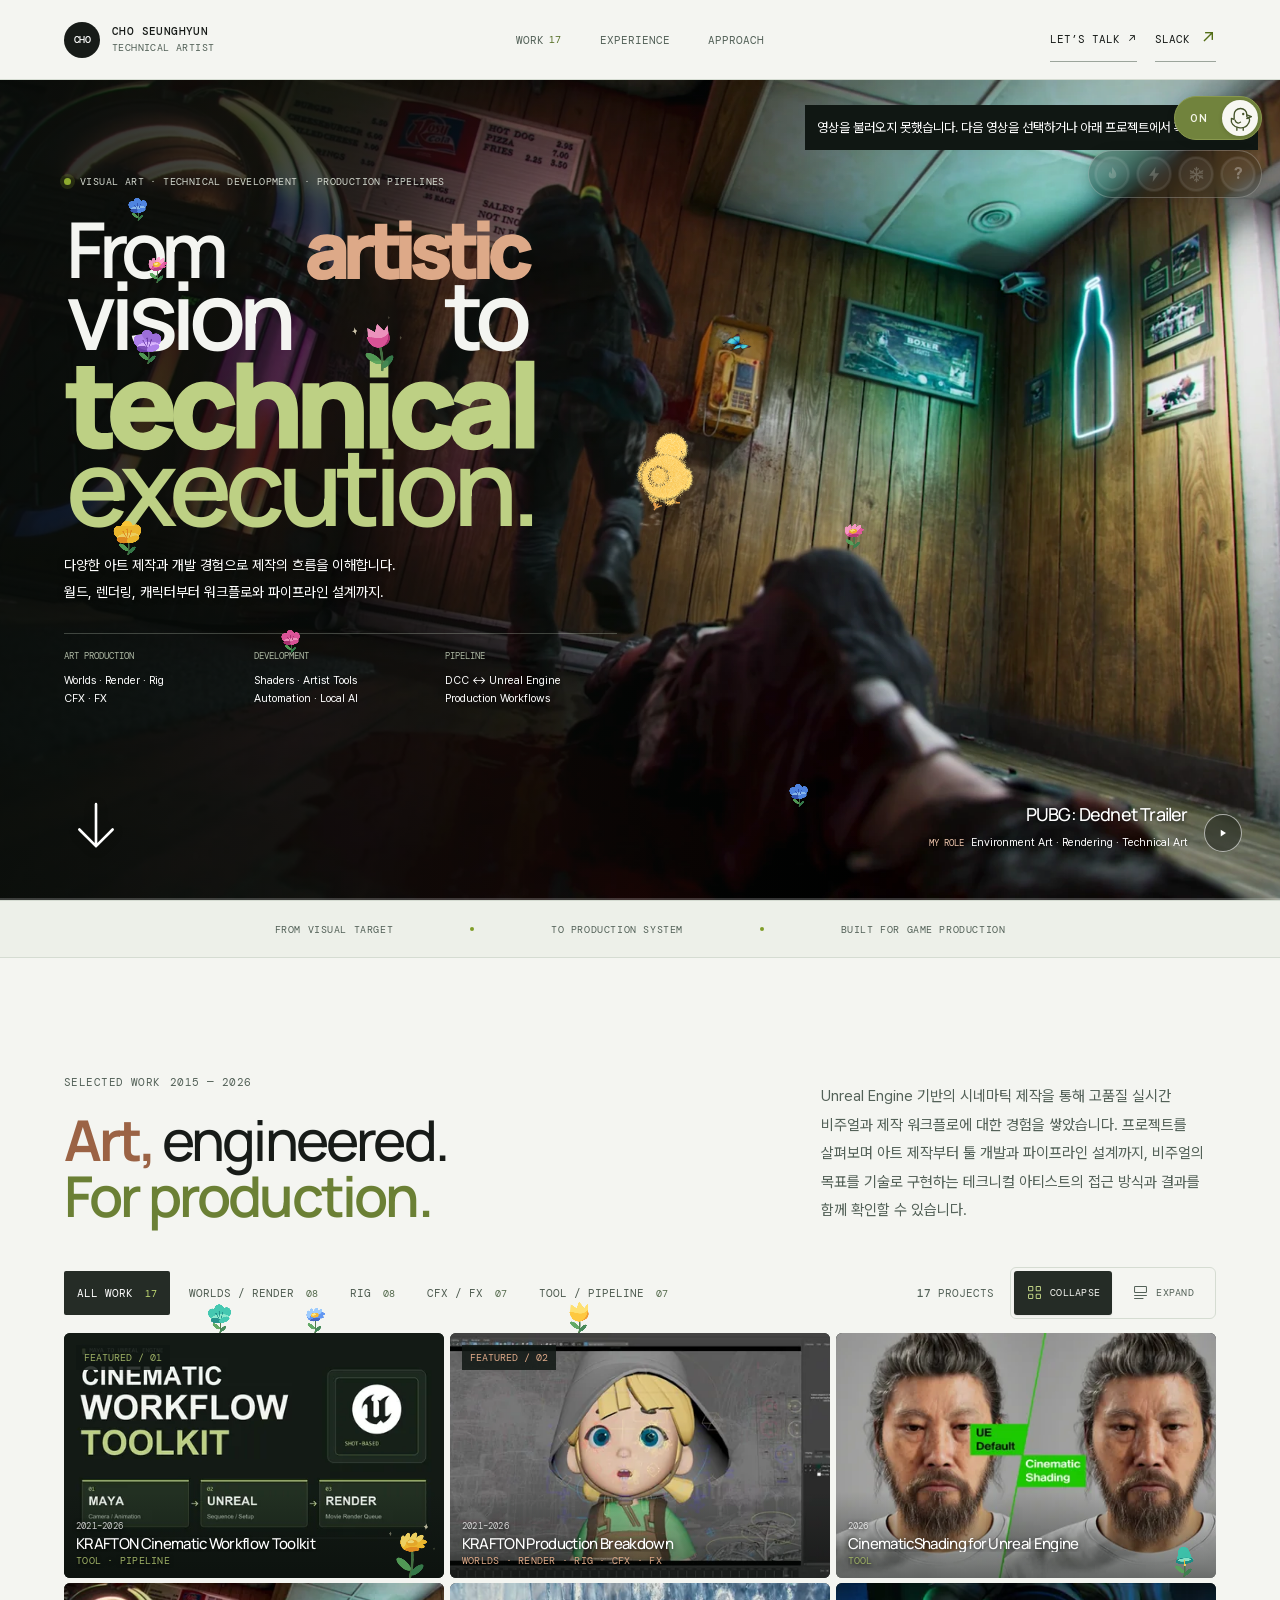
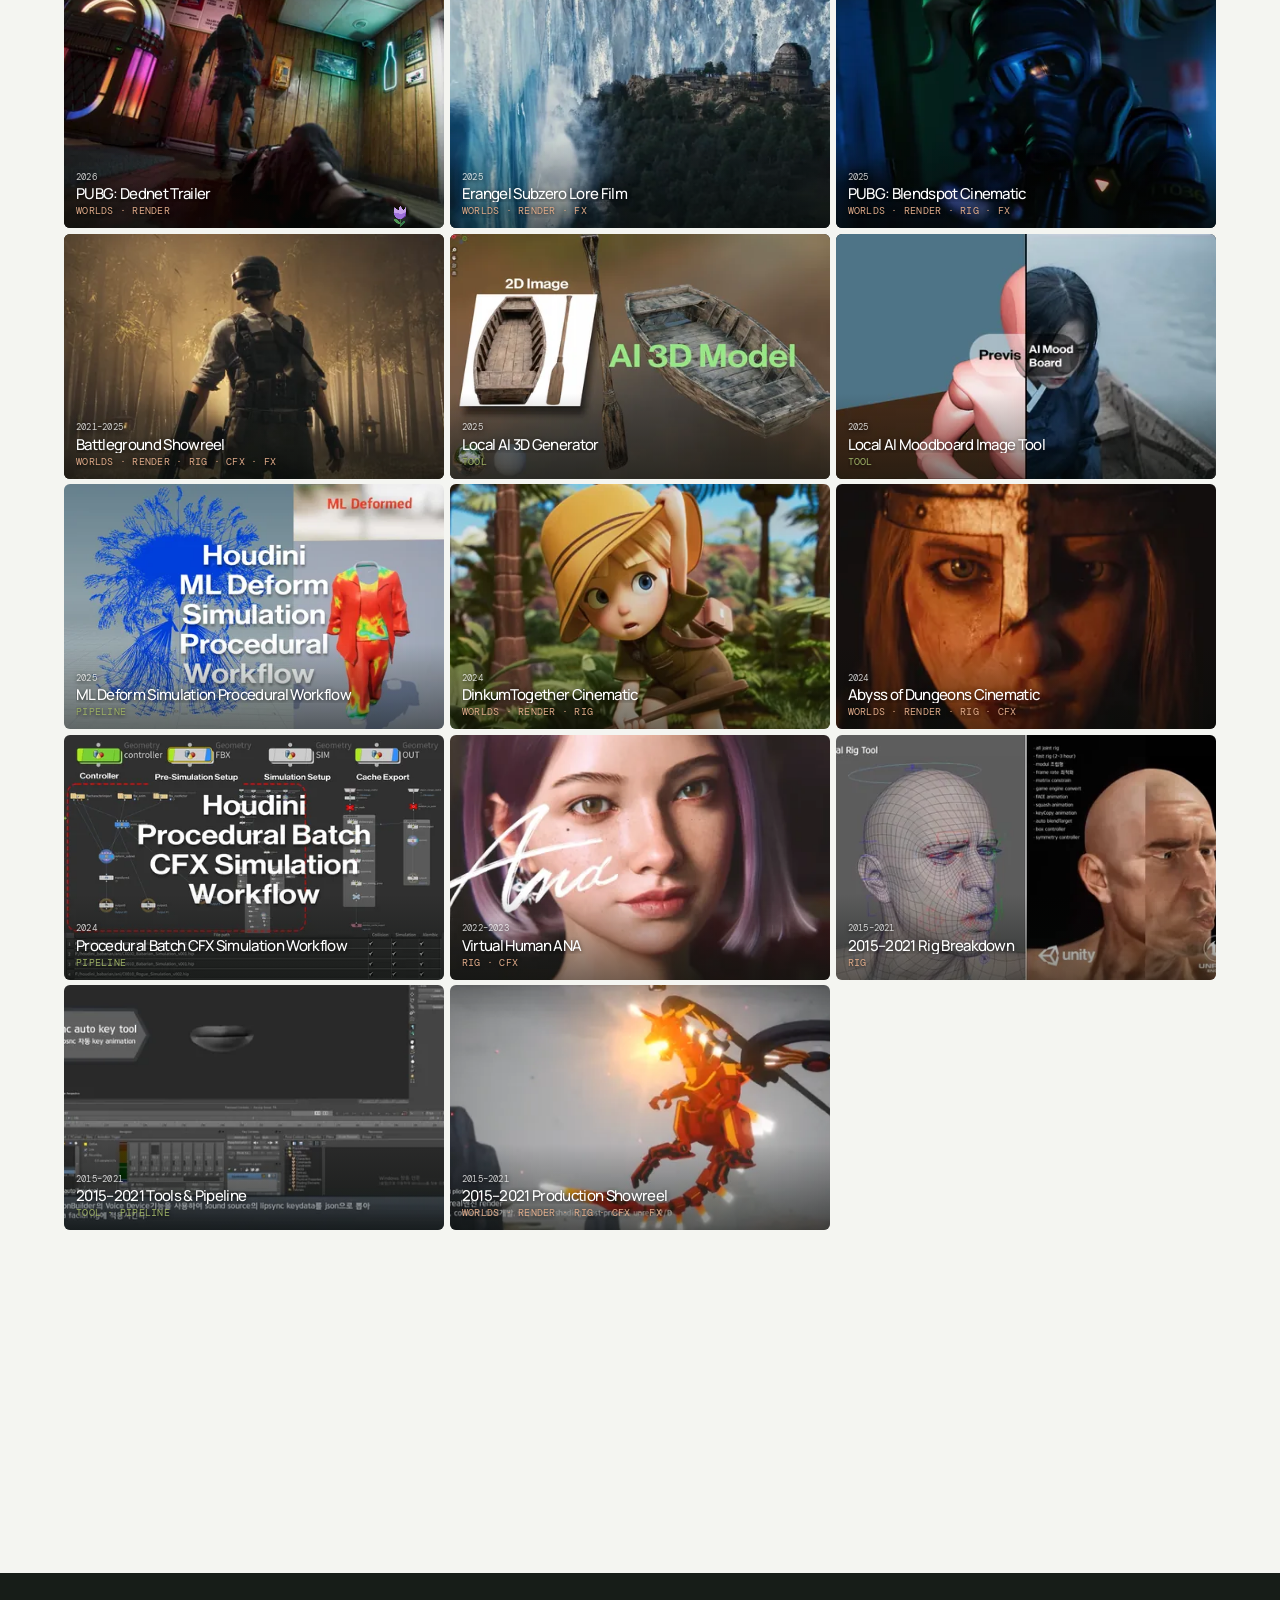
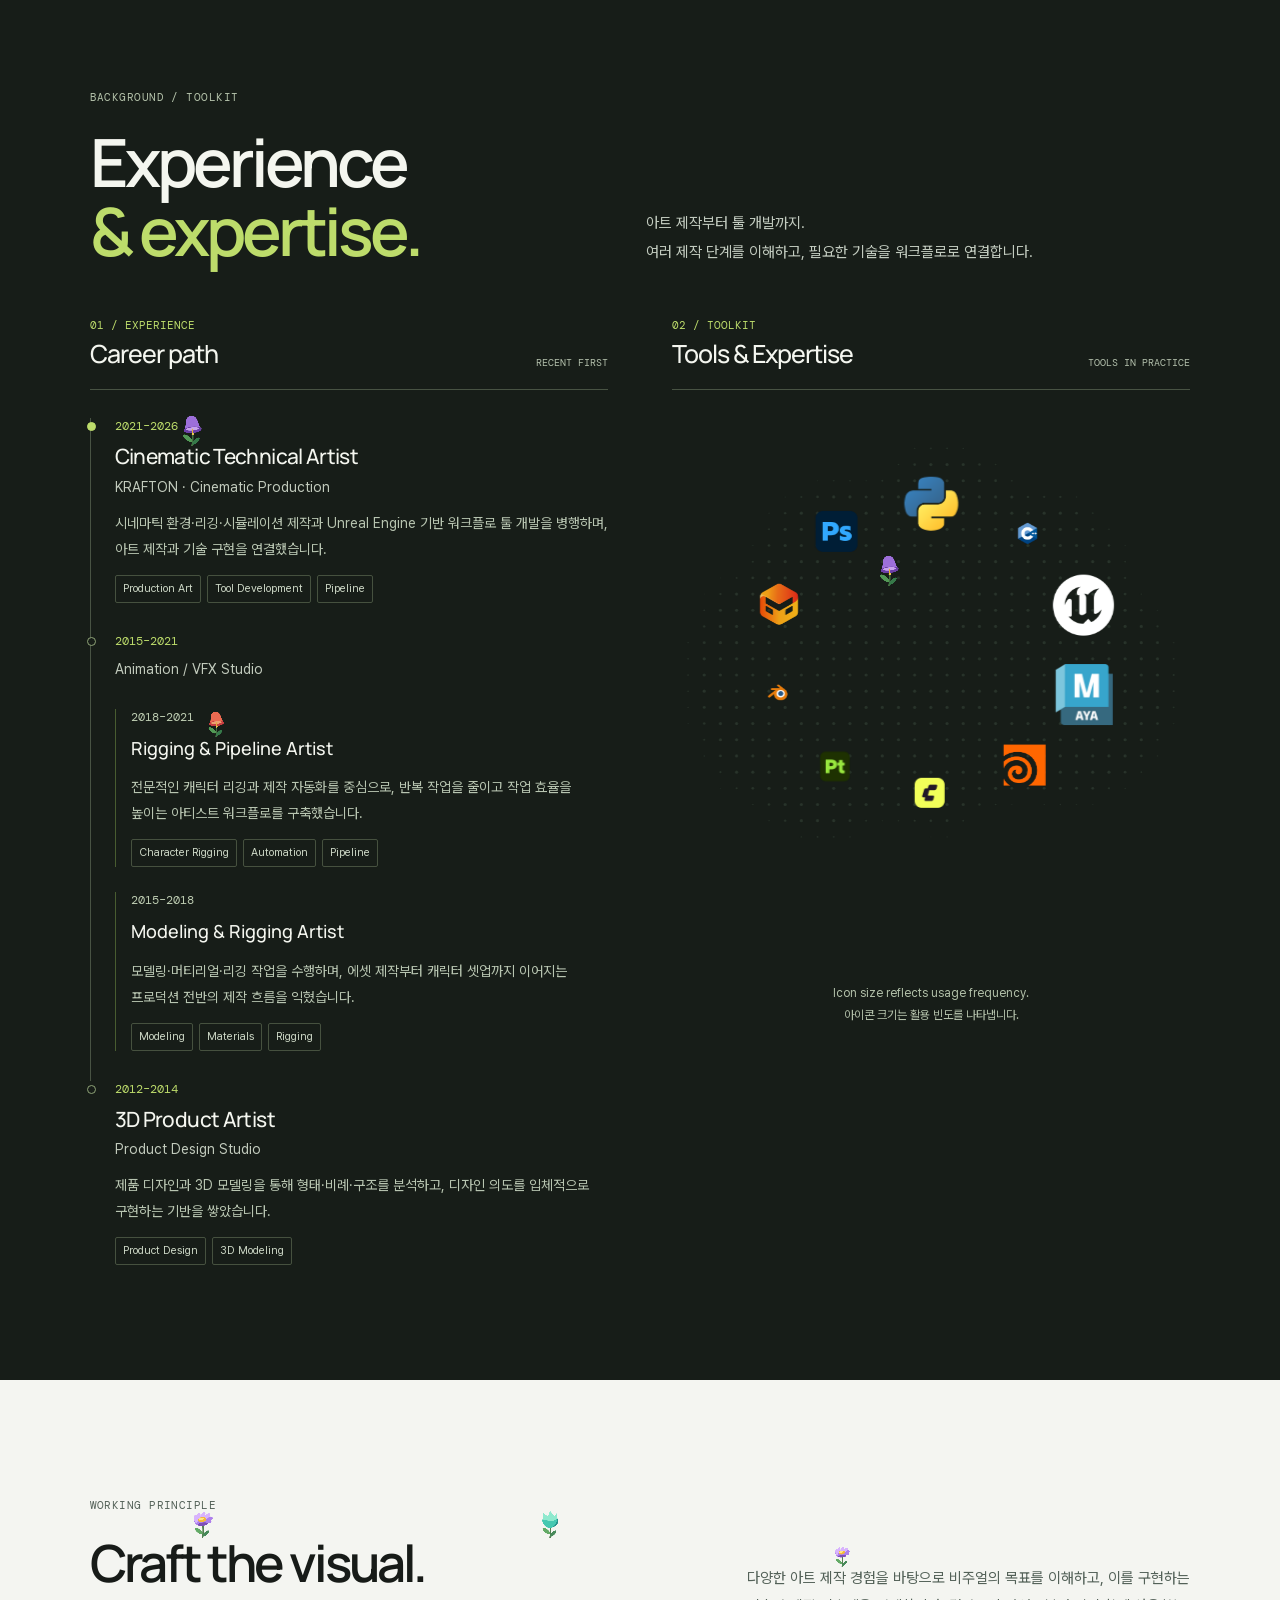
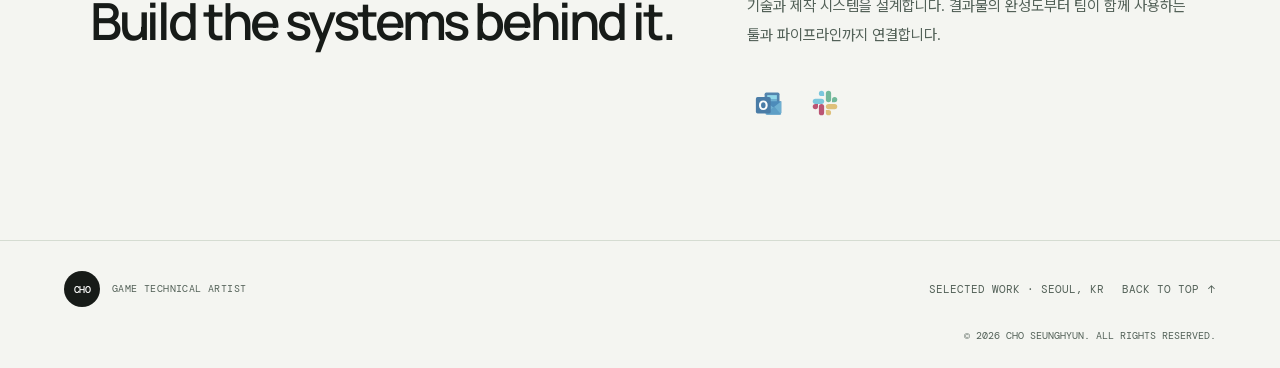
<file: index.html>
<!doctype html>
<html lang="ko">
<head>
<meta charset="utf-8" />
<meta name="viewport" content="width=device-width, initial-scale=1" />
<title>Cho SeungHyun — Technical Artist</title>
<meta http-equiv="refresh" content="0; url=./next-concept/" />
<link rel="canonical" href="./next-concept/" />
<script>location.replace('./next-concept/' + location.search + location.hash);</script>
</head>
<body><p><a href="./next-concept/">Cho SeungHyun — Technical Artist 포트폴리오로 이동</a></p></body>
</html>
</file>
